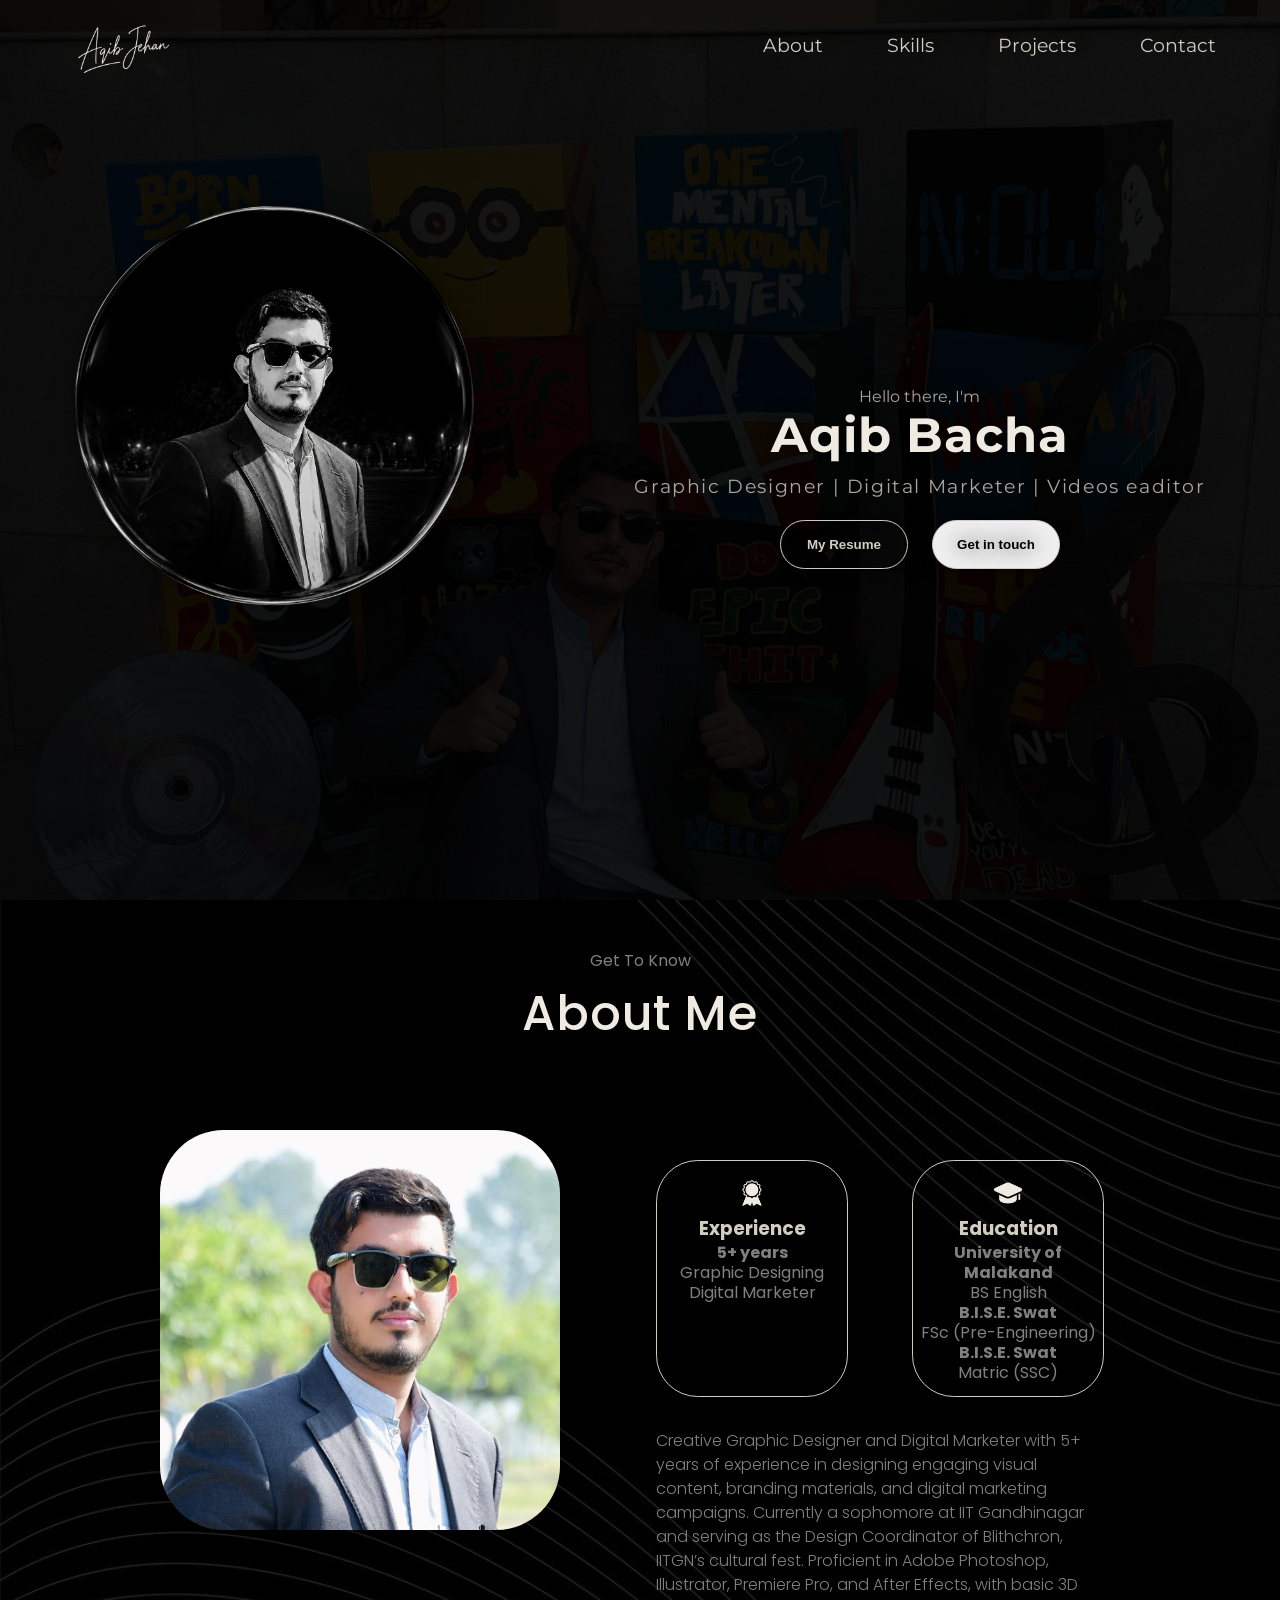
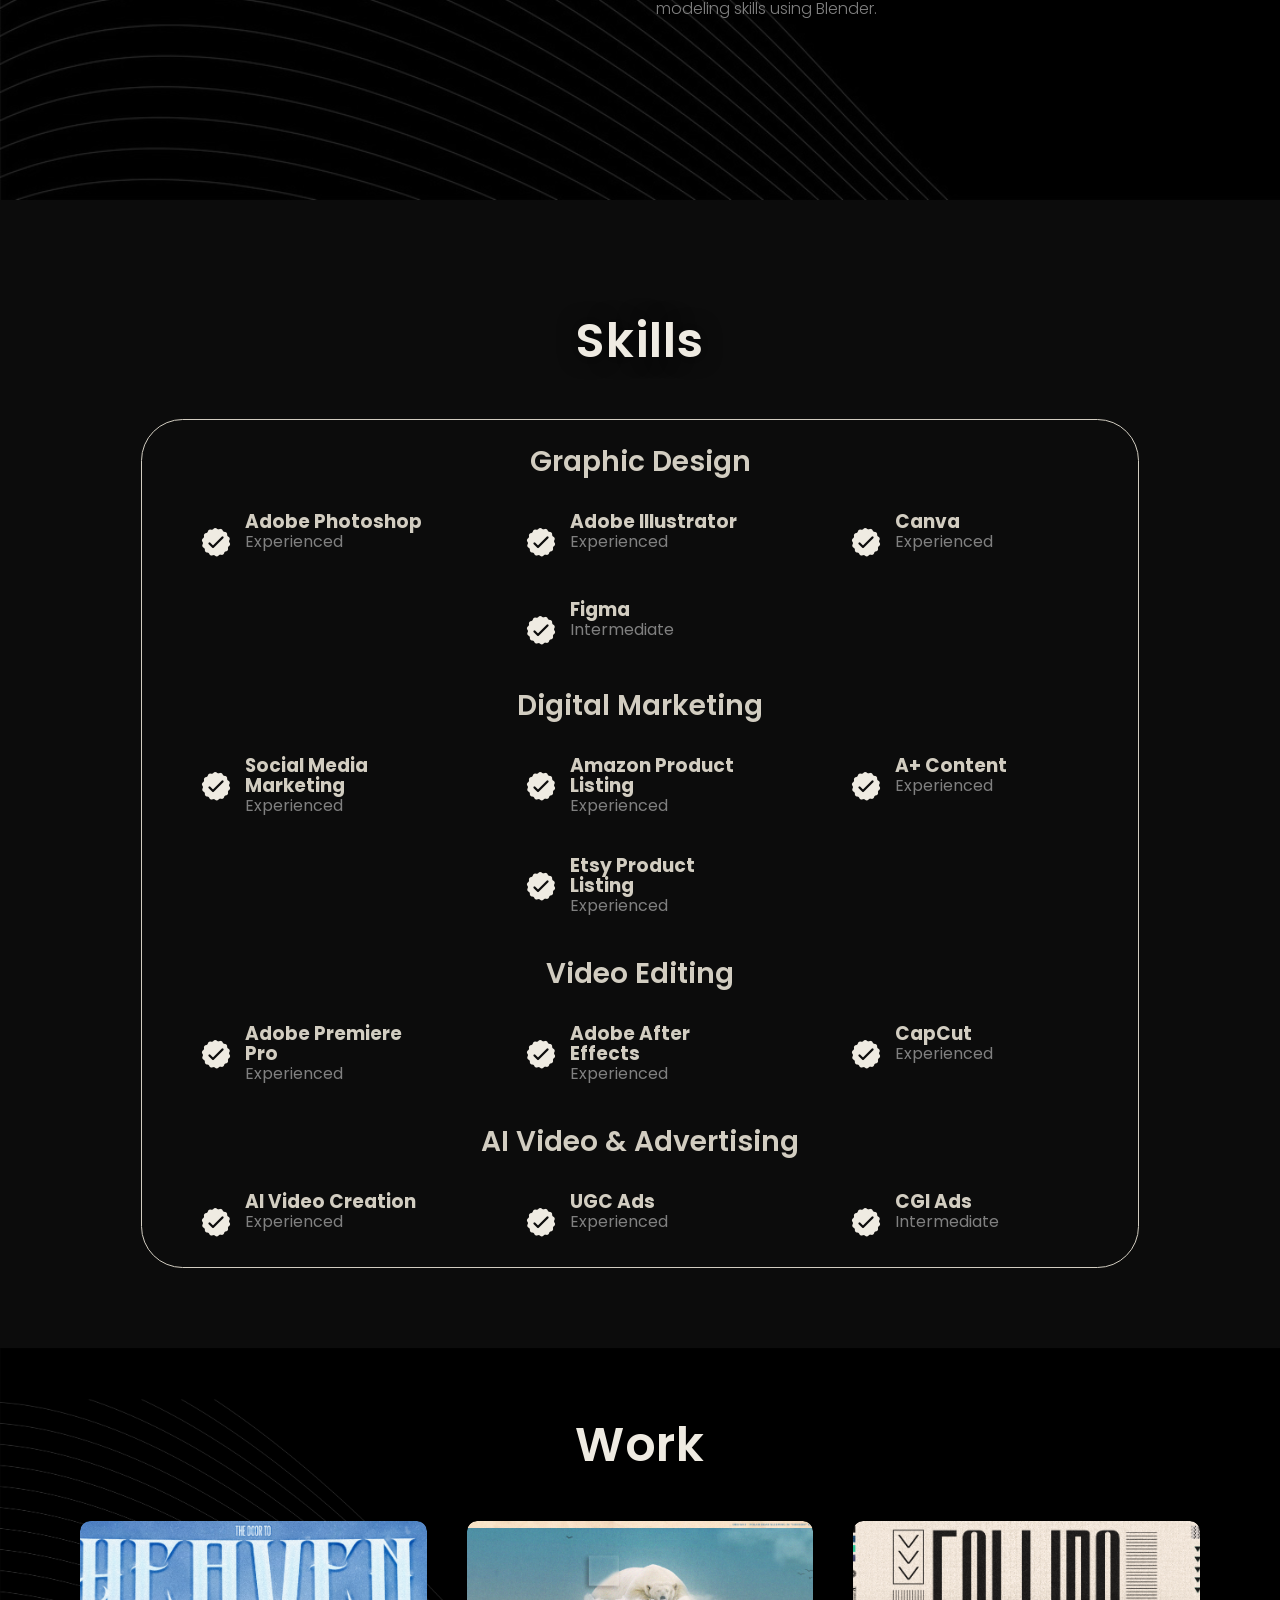
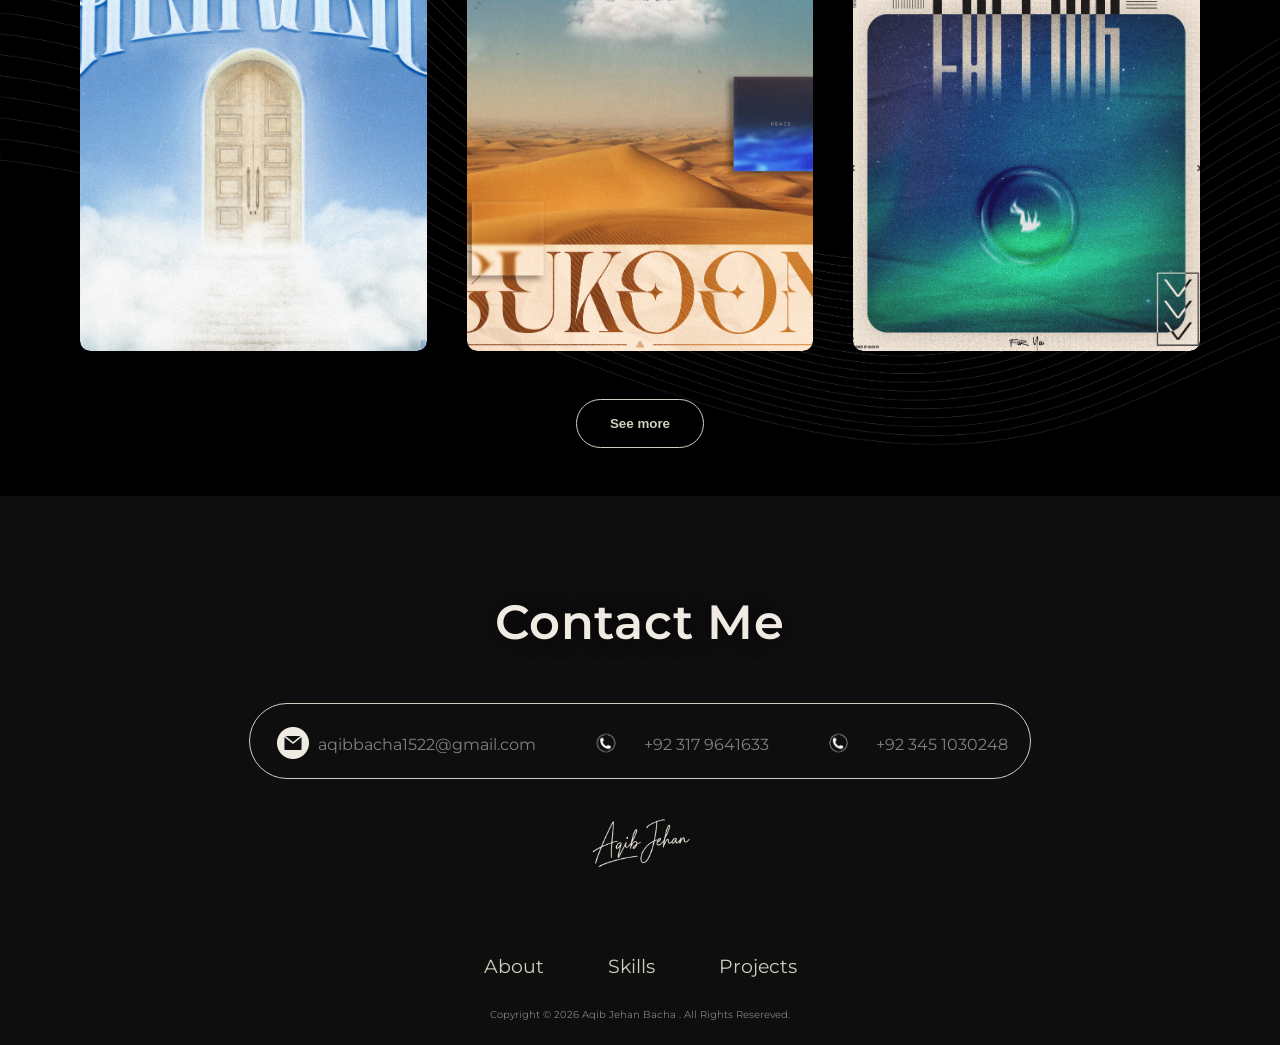
<file: index.html>
<!DOCTYPE html>
<html lang="en">

<head>
    <meta charset="UTF-8">
    <meta name="viewport" content="width=device-width, initial-scale=1.0">
    <title>Aqib Portfolio</title>
    <link rel="stylesheet" href="style.css">
    <link rel="stylesheet" href="mediaqueries.css">
</head>

<body bgcolor="#070707">

    <div class="intro">
        <h1 class="logo-header">
            <span class="intro-logo">A</span>
            <span class="intro-logo">q</span>
            <span class="intro-logo">i</span>
            <span class="intro-logo">b</span>
           

        </h1>
    </div>

    <nav id="desktop-nav" class="bgcolor">
        <div class="logo"><img src="./Assets/aqib.png" alt="Bhavya" onclick="location.href='./#profile'">
        </div>
        <div>
            <ul class="nav-links">
                <li><a href="#about">About</a></li>
                <li><a href="#skills">Skills</a></li>
                <li><a href="#projects">Projects</a></li>
                <li><a href="#contact">Contact</a></li>
            </ul>
        </div>
    </nav>

    <nav id="hamburger-nav">
        <div class="logo">aqib</div>
        <div class="hamburger-menu">
            <div class="hamburger-icon" onclick="togglemenu()">
                <span></span>
                <span></span>
                <span></span>
            </div>
            <div class="menu-links" onclick="togglemenu()">
                <li><a href="#about" onclick="togglemenu()">About</a></li>
                <li><a href="#skills" onclick="togglemenu()">Skills</a></li>
                <li><a href="#projects" onclick="togglemenu()">Projects</a></li>
                <li><a href="#contact" onclick="togglemenu()">Contact</a></li>
            </div>
        </div>
    </nav>

    <section id="profile">
        <div class="section__pic-container">
            <img class="home-pic" src="./Assets/hero.png" alt="Aqib Jehan Bacha ">
        </div>
        <div class="section__text" class="show">
            <p class="sect  ion__text__p1">Hello there, I'm</p>
            <h1 class="title">Aqib  Bacha </h1>
            <p class="section__text__p2">Graphic Designer | Digital Marketer | Videos eaditor</p>
            <div class="btn-container">
                <button class="btn btn-color-2" onclick="window.open('./Assets/Aqib Jehan.pdf')">
                    My Resume
                </button>
                <button class="btn btn-color-1" onclick="location.href='./#contact'">
                    Get in touch
                </button>
            </div>
           
        </div>
    </section>

    <section id="about">
        <p class="section__text">Get To Know</p>
        <h1 class="title2">About Me</h1>
        <div class="section-container">
            <div class="section__pic-container">
                <img src="./Assets/about.jpeg" alt="Aqib Jehan Bacha  Profile Picture" class="about-pic">
            </div>
            <div class="about-details-container">
                <div class="about-containers">
                    <div class="details-container">
                        <img src="./Assets/experience.png" alt="experience icon" class="icon">
                        <h3 class="about-headings">Experience</h3>
                        <p><b>5+ years</b><br>Graphic Designing<br>Digital Marketer</p>
                    </div>
                    <div class="details-container">
                        <img src="./Assets/graduation.png" alt="education icon" class="icon">
                        <h3 class="about-headings">Education</h3>
                        <p><b>University of Malakand</b>
                            <br>BS English
                        </p>

                        <p><b>B.I.S.E. Swat</b>
                            <br>FSc (Pre-Engineering)
                        </p>

                        <p><b>B.I.S.E. Swat</b>
                            <br>Matric (SSC)
                        </p>
                    </div>
                </div>
                <div class="text-container">
                    <p>
                        Creative Graphic Designer and Digital Marketer with 5+ years of experience in designing
                        engaging visual content, branding materials, and digital marketing campaigns. Currently a
                        sophomore at IIT Gandhinagar and serving as the Design Coordinator of Blithchron, IITGN’s
                        cultural fest. Proficient in Adobe Photoshop, Illustrator, Premiere Pro, and After Effects, with
                        basic 3D modeling skills using Blender.
                    </p>
                </div>
            </div>
        </div>
    </section>

   <section id="skills">
    <p class="section__text">Have a look at my</p>
    <h1 class="title">Skills</h1>

    <div class="skills-details-container">
        <div class="sk-details-container">

            <!-- Graphic Design -->
            <h2 class="skills-subtitle">Graphic Design</h2>
            <div class="article-container">

                <article>
                    <img src="./Assets/checkmark.png" alt="skills checkmark" class="icon">
                    <div>
                        <h3>Adobe Photoshop</h3>
                        <p>Experienced</p>
                    </div>
                </article>

                <article>
                    <img src="./Assets/checkmark.png" alt="skills checkmark" class="icon">
                    <div>
                        <h3>Adobe Illustrator</h3>
                        <p>Experienced</p>
                    </div>
                </article>

                <article>
                    <img src="./Assets/checkmark.png" alt="skills checkmark" class="icon">
                    <div>
                        <h3>Canva</h3>
                        <p>Experienced</p>
                    </div>
                </article>

                <article>
                    <img src="./Assets/checkmark.png" alt="skills checkmark" class="icon">
                    <div>
                        <h3>Figma</h3>
                        <p>Intermediate</p>
                    </div>
                </article>

            </div>


            <!-- Digital Marketing -->
            <h2 class="skills-subtitle">Digital Marketing</h2>
            <div class="article-container">

                <article>
                    <img src="./Assets/checkmark.png" alt="skills checkmark" class="icon">
                    <div>
                        <h3>Social Media Marketing</h3>
                        <p>Experienced</p>
                    </div>
                </article>

                <article>
                    <img src="./Assets/checkmark.png" alt="skills checkmark" class="icon">
                    <div>
                        <h3>Amazon Product Listing</h3>
                        <p>Experienced</p>
                    </div>
                </article>

                <article>
                    <img src="./Assets/checkmark.png" alt="skills checkmark" class="icon">
                    <div>
                        <h3>A+ Content</h3>
                        <p>Experienced</p>
                    </div>
                </article>

                <article>
                    <img src="./Assets/checkmark.png" alt="skills checkmark" class="icon">
                    <div>
                        <h3>Etsy Product Listing</h3>
                        <p>Experienced</p>
                    </div>
                </article>

            </div>


            <!-- Video Editing -->
            <h2 class="skills-subtitle">Video Editing</h2>
            <div class="article-container">

                <article>
                    <img src="./Assets/checkmark.png" alt="skills checkmark" class="icon">
                    <div>
                        <h3>Adobe Premiere Pro</h3>
                        <p>Experienced</p>
                    </div>
                </article>

                <article>
                    <img src="./Assets/checkmark.png" alt="skills checkmark" class="icon">
                    <div>
                        <h3>Adobe After Effects</h3>
                        <p>Experienced</p>
                    </div>
                </article>

                <article>
                    <img src="./Assets/checkmark.png" alt="skills checkmark" class="icon">
                    <div>
                        <h3>CapCut</h3>
                        <p>Experienced</p>
                    </div>
                </article>

            </div>


            <!-- AI Video & Advertising -->
            <h2 class="skills-subtitle">AI Video & Advertising</h2>
            <div class="article-container">

                <article>
                    <img src="./Assets/checkmark.png" alt="skills checkmark" class="icon">
                    <div>
                        <h3>AI Video Creation</h3>
                        <p>Experienced</p>
                    </div>
                </article>

                <article>
                    <img src="./Assets/checkmark.png" alt="skills checkmark" class="icon">
                    <div>
                        <h3>UGC Ads</h3>
                        <p>Experienced</p>
                    </div>
                </article>

                <article>
                    <img src="./Assets/checkmark.png" alt="skills checkmark" class="icon">
                    <div>
                        <h3>CGI Ads</h3>
                        <p>Intermediate</p>
                    </div>
                </article>

            </div>

        </div>
    </div>
</section>

    <section id="projects">
        <p class="section__text">Explore my</p>
        <h1 class="title">Work</h1>
        <div class="work-list">
            <a href="./Assets/Heaven.png">
                <div class="work">
                    <img src="./Assets/Heaven.png" alt="The Door To Heaven">
                    <div class="layer">
                        <h3>The Door To Heaven</h3>
                    </div>
                </div>
            </a>
            <a href="./Assets/Sukoon.png">
                <div class="work">
                    <img src="./Assets/Sukoon.png" alt="Sukoon">
                    <div class="layer">
                        <h3>Sukoon</h3>
                    </div>
                </div>
            </a>
            <a href="./Assets/Falling.png">
                <div class="work">
                    <img src="./Assets/Falling.png" alt="Falling - Light">
                    <div class="layer">
                        <h3>Falling - Light</h3>
                    </div>
                </div>
            </a>

        </div>

        </div>
        </div>
        <a href="projects.html">
            <button class="btn btn-color-2">
                See more
            </button></a>
    </section>
<section id="contact">
    <p class="section__text" style="padding-bottom: 0.3rem;">Get In Touch</p>
    <h1 class="title" style="font-weight: 600;">Contact Me</h1>

    <div class="contact-info-upper-container">

        <!-- Email -->
        <div class="contact-info-container">
            <a href="mailto:aqibbacha1522@gmail.com">
                <img src="./Assets/email.png" alt="Email icon" class="icon contact-icon">
                <p>aqibbacha1522@gmail.com</p>
            </a>
        </div>

        <!-- Phone 1 -->
        <div class="contact-info-container">
            <a href="tel:+923179641633">
                <img src="./Assets/phone.png" alt="Phone icon" class="icon contact-icon">
                <p>+92 317 9641633</p>
            </a>
        </div>

        <!-- Phone 2 -->
        <div class="contact-info-container">
            <a href="tel:+923451030248">
                <img src="./Assets/phone.png" alt="Phone icon" class="icon contact-icon">
                <p>+92 345 1030248</p>
            </a>
        </div>

    </div>

    <div class="logo">
        <img src="./Assets/aqib.png" alt="Aqib" onclick="location.href='./#profile'">
    </div>
</section>

    <footer>
        <nav>
            <div class="nav-links-container2">
                <ul class="nav-links">
                    <li><a href="#about">About</a></li>
                    <li><a href="#skills">Skills</a></li>
                    <li><a href="#projects">Projects</a></li>
                </ul>
            </div>
        </nav><br>
        <p>Copyright &#169; 2026 Aqib Jehan Bacha . All Rights Resereved.</p>
    </footer>

    <script defer src="script.js"></script>
</body>

</html>
</file>
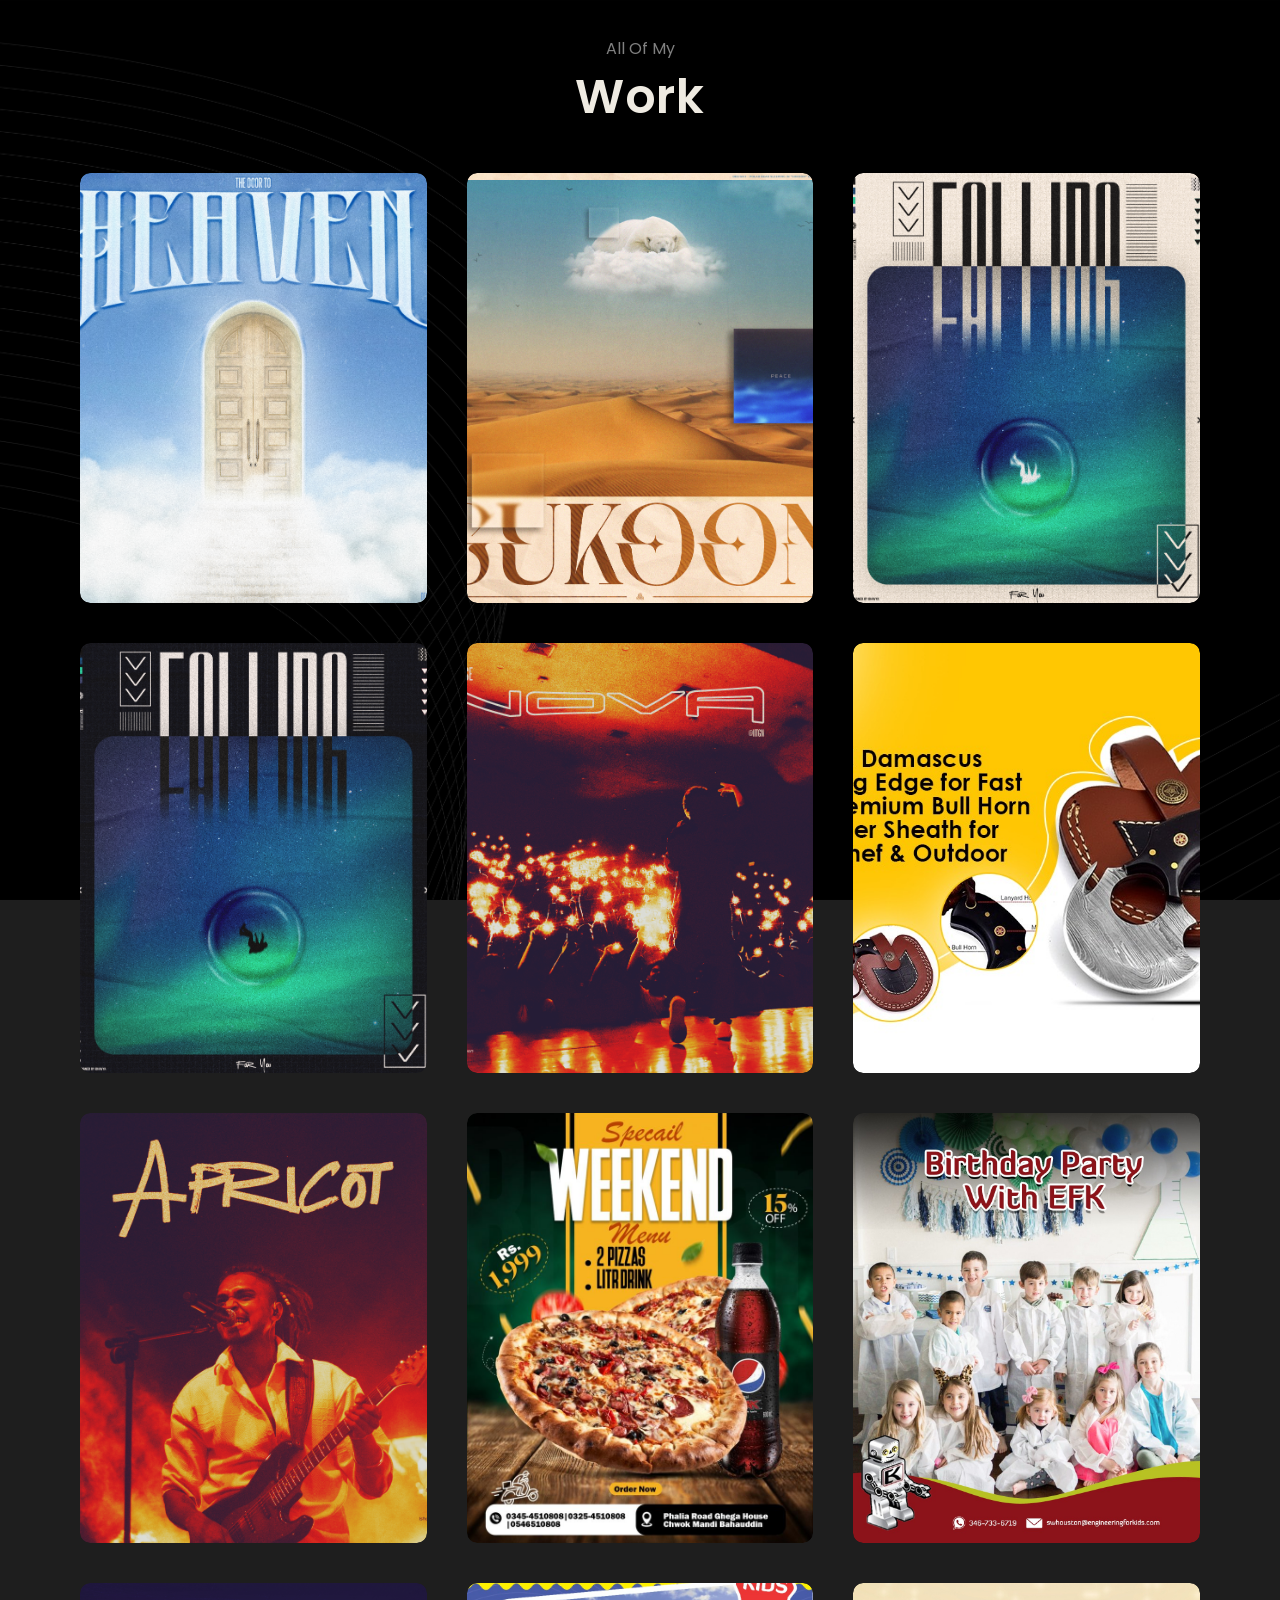
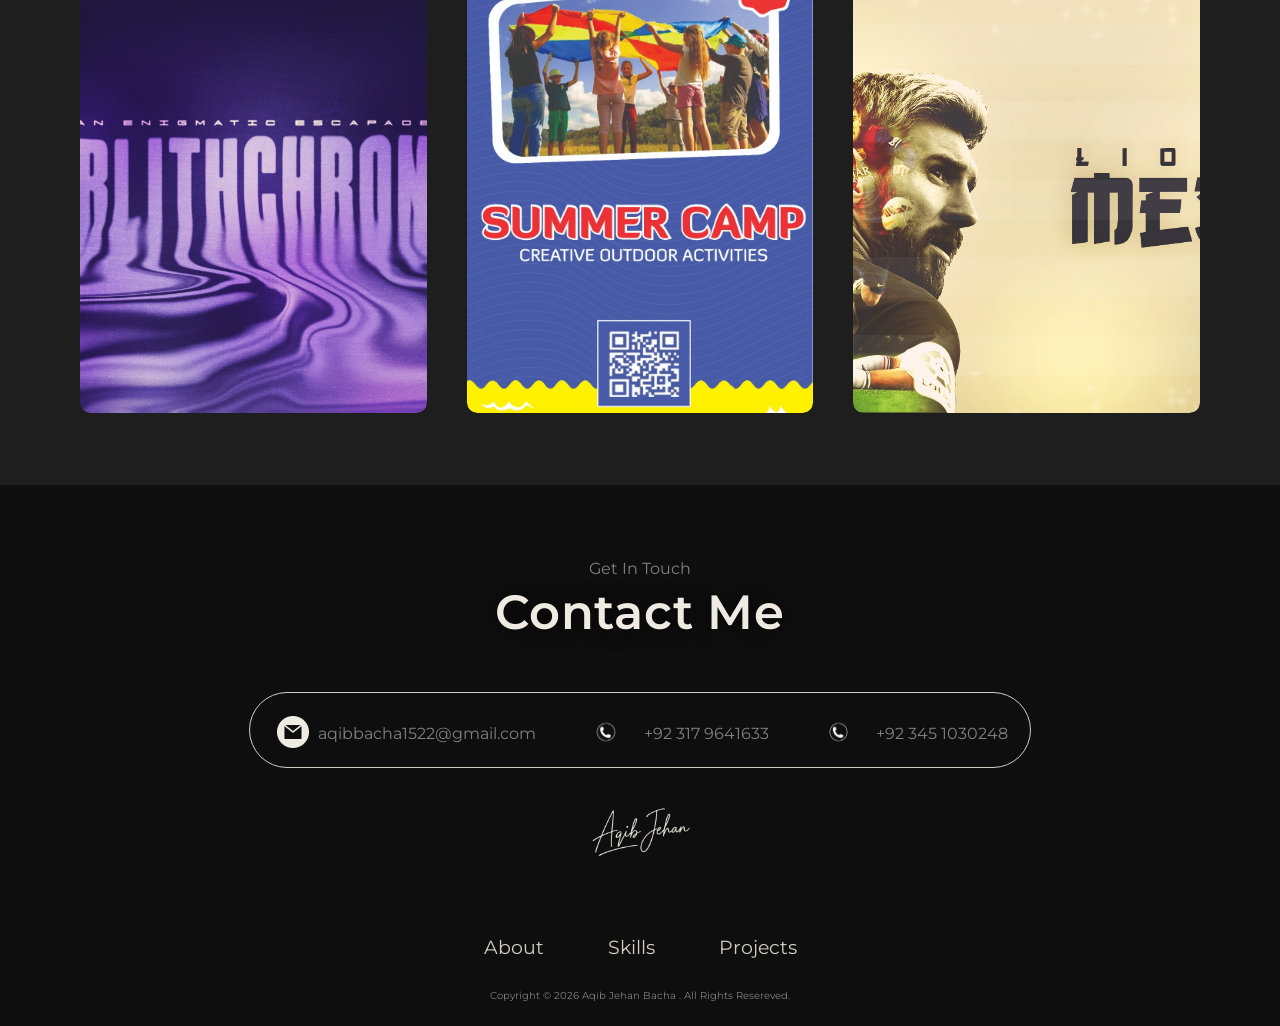
<file: projects.html>
<!DOCTYPE html>
<html lang="en">
<head>
    <meta charset="UTF-8">
    <meta name="viewport" content="width=device-width, initial-scale=1.0">
    <title>Bhavya's Projects</title>
    <link rel="stylesheet" href="style.css">
    <link rel="stylesheet" href="mediaqueries.css">
</head>
<body>
    <section id="all-projects">
        <p class="section__text">All Of My</p>
        <h1 class="title">Work</h1>
        <div class="work-list">
            <a href="./Assets/Heaven.png"><div class="work">
                <img src="./Assets/Heaven.png" alt="The Door To Heaven">
                <div class="layer">
                    <h3>The Door To Heaven</h3>
                </div>
            </div></a>
            <a href="./Assets/Sukoon.png"><div class="work">
                <img src="./Assets/Sukoon.png" alt="Sukoon">
                <div class="layer">
                    <h3>Sukoon</h3>
                </div>
            </div></a>
            <a href="./Assets/Falling.png"><div class="work">
                <img src="./Assets/Falling.png" alt="Falling - Light">
                <div class="layer">
                    <h3>Falling - Light</h3>
                </div>
            </div></a>
            <a href="./Assets/Falling dark.png"><div class="work">
                <img src="./Assets/Falling dark.png" alt="Falling - Dark">
                <div class="layer">
                    <h3>Falling - Dark</h3>
                </div>
            </div></a>
            <a href="./Assets/nova.png"><div class="work">
                <img src="./Assets/nova.png" alt="Iqlipse Nova Poster">
                <div class="layer">
                    <h3>Iqlipse Nova @IITGN</h3>
                </div>
            </div></a>
            <a href="./Assets/apricort2.png"><div class="work">
                <img src="./Assets/apricort2.png" alt="Apricot Poster 2">
                <div class="layer">
                    <h3>Apricot Poster 2</h3>
                </div>
            </div></a>
            <a href="./Assets/tshirt idea1.png"><div class="work">
                <img src="./Assets/tshirt idea1.png" alt="Apricot Poster 1">
                <div class="layer">
                    <h3>Apricot Poster 1</h3>
                </div>
            </div></a>

            <a href="./Assets/random blith logo attempt.png"><div class="work">
                <img src="./Assets/random blith logo attempt.png" 
                alt="Minimal Clean Typography - Blithcron">
                <div class="layer">
                    <h3>Minimal Clean Typography - Blithchron</h3>
                </div>
            </div></a>
            <a href="./Assets/blith2.png"><div class="work">
                <img src="./Assets/blith2.png" alt="Typography - Blith 25">
                <div class="layer">
                    <h3>Typography - Blith 25</h3>
                </div>
            </div></a>
            <a href="./Assets/blith3.1.png"><div class="work">
                <img src="./Assets/blith3.1.png" alt="Melted Text - Blithchron">
                <div class="layer">
                    <h3>Melted Text - Blithchron</h3>
                </div>
            </div></a>
            <a href="./Assets/maxresdefault.jpg"><div class="work">
                <img src="./Assets/maxresdefault.jpg" alt="Abstract Text Wallpaper">
                <div class="layer">
                    <h3>Abstract Alphabet Wallpaper</h3>
                </div>
            </div></a>
            <a href="./Assets/messi wallpaper.jpg"><div class="work">
                <img src="./Assets/messi wallpaper.jpg" alt="Messi Wallpaper">
                <div class="layer">
                    <h3>Double Exposure Messi Wallpaper</h3>
                </div>
            </div></a>
            
        </div>
    </section>
    <section id="contact">
    <p class="section__text" style="padding-bottom: 0.3rem;">Get In Touch</p>
    <h1 class="title" style="font-weight: 600;">Contact Me</h1>

    <div class="contact-info-upper-container">

        <!-- Email -->
        <div class="contact-info-container">
            <a href="mailto:aqibbacha1522@gmail.com">
                <img src="./Assets/email.png" alt="Email icon" class="icon contact-icon">
                <p>aqibbacha1522@gmail.com</p>
            </a>
        </div>

        <!-- Phone 1 -->
        <div class="contact-info-container">
            <a href="tel:+923179641633">
                <img src="./Assets/phone.png" alt="Phone icon" class="icon contact-icon">
                <p>+92 317 9641633</p>
            </a>
        </div>

        <!-- Phone 2 -->
        <div class="contact-info-container">
            <a href="tel:+923451030248">
                <img src="./Assets/phone.png" alt="Phone icon" class="icon contact-icon">
                <p>+92 345 1030248</p>
            </a>
        </div>

    </div>

    <div class="logo">
        <img src="./Assets/aqib.png" alt="Aqib" onclick="location.href='./#profile'">
    </div>
</section>
    <footer>
        <nav>
            <div class="nav-links-container">
                <ul class="nav-links">
                    <li><a href="index.html#about">About</a></li>
                    <li><a href="index.html#skills">Skills</a></li>
                    <li><a href="index.html#projects">Projects</a></li>
                </ul>
            </div>
        </nav><br>
        <p>Copyright &#169; 2026 Aqib Jehan Bacha . All Rights Resereved.</p>
    </footer>
    <script defer src="script.js"></script> 
</body>
</html>
</file>
<file: style.css>
/*GENERAL*/

@import url('https://fonts.googleapis.com/css2?family=Montserrat:ital,wght@0,100..900;1,100..900&display=swap');
@import url('https://fonts.googleapis.com/css2?family=Poppins:ital,wght@0,100;0,200;0,300;0,400;0,500;0,600;0,700;0,800;0,900;1,100;1,200;1,300;1,400;1,500;1,600;1,700;1,800;1,900&display=swap');
@font-face {
    font-family: myfont;
    src: url("./Assets/BrittanySignature.ttf") format("ttf");
    font-weight: normal;
    font-style: normal;

}

*{
    margin: 0;
    padding: 0;
}

body {   
    font-family: "Montserrat", "Poppins" ;
    background-color: #0e0e0e;

}

body::-webkit-scrollbar {
    display: none;
}

html {
    scroll-behavior: smooth;
}

p {
    color: rgb(128, 128, 128);
}

/* INTRO SCREEN */

.intro{
    position: fixed;
    z-index: 2;
    left: 0;
    top: 0;
    width: 100%;
    height: 100vh;
    background-color: #0c0c0c;
    transition: 1s;
}

.logo-header {
    position: absolute;
    top: 45%;
    left: 50%;
    transform: translate(-50%, -50%);
    color: #d2cdc1;
}

.intro-logo {
    position: relative;
    display: inline-block;
    bottom: -25px;
    opacity: 0;
    font-weight: 300;
    font-family: 'Montserrat';
}

.intro-logo.active {
    bottom: 0;
    opacity: 1;
    transition: ease-in-out 0.5s;
}

.intro-logo.fade {
    bottom: 150px;
    opacity: 0;
    transition: ease-in-out 0.5s;
}


/*TRANSITION*/

a, .btn {
  transition: all 300ms ease;  
}

/*DESKTOP NAV*/

#desktop-nav {
    display: flex;
    width: 90%;
    
    position: absolute;
    justify-content: space-between;
    align-items: center;
    height: 10vh;
    padding: 0 5%;
    z-index: 1;

    /* transition: all 300ms ease; */
}

/* .bgcolor {
    background-color:none;
    transition: all 300ms ease;
} */


.nav-links {
    gap: 4rem;
    list-style: none;
    font-size: 1.2rem;
    margin-top: 0.3rem;

}

a {
    color: #d2cdc1;
    text-decoration: none;
    text-decoration-color: #141414;
}

nav a:hover {
    color: purple;
    text-decoration: underline;
    text-underline-offset: 0.8rem;
}

#desktop-nav .logo {
    display: flex;
    height: 65px;
    width: 105px;
    margin-top: 0.5rem;
    padding-left: 10px;
}

.logo:hover {
    cursor: pointer;
}

/*HAMBURGER NAV*/


#hamburger-nav, .nav-links {
    display: flex;
}

#hamburger-nav {
    justify-content: center;
    align-items: center;
    height: 10vh;
    padding-left: 5rem;
    padding-right: 6rem;
    position: absolute;
    background-color: transparent;
    color: transparent;
    z-index: 1;
}

#hamburger-nav {
    display: none;
}

.hamburger-menu {
    position: relative;
    display: inline-block;
}

.hamburger-icon {
    display: flex;
    flex-direction: column;
    justify-content: space-between;
    height: 24px;
    width: 30px;
    cursor: pointer;
}

.hamburger-icon span {
    width: 100%;
    height: 2px;
    background-color: #d2cdc1;
    transition: all 0.3 ease-in-out;
}

.menu-links {
    position: absolute;
    top: 100%;
    right: 0;
    background-color: #141414;
    width: fit-content;
    max-height: 0;
    overflow: hidden;
    transition: all 0.3 ease-in-out;
}

.menu-links a {
    display: block;
    padding: 10px;
    text-align: center;
    font-size: 1.5rem;
    color: #d2cdc1;
    text-decoration: none;
    transition: all 0.3 ease-in-out;
}

.menu-links li {
    list-style: none;
}

.menu-links.open {
    max-height: 300px;
}

.hamburger-icon.open span:first-child {
    transform: rotate(45deg) translate(10px,5px);
}

.hamburger-icon.open span:nth-child(2) {
    opacity: 0;;
}

.hamburger-icon.open span:last-child {
    transform: rotate(-45deg) translate(10px,-5px);
}

.hamburger-icon span:first-child {
    transform: none;
}

.hamburger-icon span:first-child {
    opacity: 1;
}

.hamburger-icon span:first-child {
    transform: none;
}

/*SECTIONS*/

section {
    padding-top: 4vh;
    height: 96vh;
    box-sizing: border-box;
    min-height: fit-content;
}

.section-container {
    display: flex;
}

/*PROFILE SECTION*/

#profile {
    padding-top: 3.5rem;
    display: flex;
    justify-content: center;
    gap: 10rem;
    height: 100vh;
    background-color: #0a0a0a;
    background-image: url('./Assets/bg.png');
    background-size: cover;
    background-repeat: no-repeat;
    background-attachment: fixed;
    background-position: center;
    background-blend-mode: overlay;
    background-size: 105%;
}



.home-pic {
    display: flex;
    height: 400px;
    width: 400px;
    margin: 9.4rem 0;
    border-radius: 50%;
    box-shadow: 0 0 25px rgba(0, 0, 0,0.4);
}

.section__text {
    align-self: center;
    text-align: center;
    opacity: 0;
    transition: all 800ms;
    filter: blur(5px);
}

.show{
    opacity: 1;
    filter: blur(0);

}

.section__text p {
    color: #a9a69e;
    text-shadow: 0 0 20px rgba(0,0,0, 0.744);
}

.section__text__p1 {
    font-weight: 600;
    text-align: center;
    font-size: 1.5rem;
    margin-bottom: 0.4rem;
    margin-top: 0.7rem;
}

.section__text__p2 {
    font-weight: 400;
    letter-spacing: 0.1rem;
    font-size: 1.2rem;
}

.title {
    font-weight: 700;
    font-size: 3rem;
    text-align: center;
    color: #efebe2;
    margin-bottom: 0.6rem;
    text-shadow: 0 0 20px rgba(0,0,0, 0.744);
    letter-spacing: 0.05rem;
}

#socials_container {
    display: flex;
    justify-content: center;
    margin-top: 2rem;
    gap: 1rem;
}

/*ICONS*/

.icon {
    cursor: pointer;
    height: 2rem;
    margin-top: 1rem;
    text-shadow: 0 0 20px rgba(0,0,0, 0.8);
    padding-inline: 5px;
}

.btn-container {
    display: flex;
    justify-content: center;
    gap: 1rem;
    transition-delay: 1s;
}

.btn {
    font-weight: 600;
    transition: all 300ms ease;
    padding: 1rem;
    width: 8rem;
    border-radius: 2rem;
    margin-top: 1.4rem;   
    box-shadow: 0 0 20px rgba(0, 0, 0, 0.8);
    text-shadow: 0 0 20px rgba(0,0,0, 0.8);
}

.btn-color-1, .btn-color-2 {
    border: #d2cdc1 0.1rem solid;
}
.btn-color-2 {
    color: #d2cdc1;
}

.btn-color-1:hover, .btn-color-2:hover {
    cursor: pointer;
}

.btn-color-2:hover {
    background: none;
    color: purple;
    border: purple 0.1rem solid;
    box-shadow: 0 0 20px rgba(128,0,128,0.3);
}

.btn-color-1:hover {
    background: purple;
    color: #d2cdc1;
    border: purple;
    box-shadow: 0 0 20px rgba(128,0,128,0.3);
}

.btn-color-2 {
    background: none;
}

btn-color-2:hover {
    border:#d2cdc1 0.1rem solid;
}

.btn-container {
    gap: 1.5rem;
}

/*ABOUT SECTION*/

#about {
    position: relative;
    padding-top: 3rem;
    height: 100vh;
    background-color: #222222;
    background-image: url('./Assets/black.jpg');
    background-size: cover;
    background-repeat: no-repeat;
    background-blend-mode: overlay;
    font-family: "Poppins";
}

.title2 {
    font-family: "Poppins", sans-serif;
    color: #efebe2;
    margin-top: 0.3rem;
    font-weight: 500;
    font-size: 3rem;
    text-align: center;
    text-shadow: 0 0 20px rgba(0,0,0, 0.744);
    letter-spacing: 0.05rem;
}

.about-pic {
    height: 400px;
    width: 400px;
    margin-left: 10rem;
    margin-top: 5rem;
    border-radius: 4rem;
    box-shadow: 0 0 25px rgba(0, 0, 0,0.4);
}

.about-containers {
    gap: 4rem;
    margin-bottom: 2rem;
    padding-left: 2rem;
    padding-right: 11rem;
}

.about-details-container {
    justify-content: center;
    flex-direction: column;
    
}

.about-containers,
.about-details-container {
    display: flex;
}


.details-container {
    padding-bottom: 0.8rem;
    flex: 1;
    background: none;
    border-radius: 2.6rem;
    border: #070707 0.1rem solid;
    border-color: #d2cdc1;
    text-align: center;
    line-height: 1.25rem;
    transition: all 300ms ease;
}

.details-container:hover {
    background: #0a0a0a;
    color: purple;
    border: purple 0.1rem solid;
    box-shadow: 0 0 20px rgba(128,0,128,0.3);
}

.section-container {
    gap: 4rem;
    height: 80%;
}


.about-headings {
    color: #d2cdc1;
    padding-top: 0.3rem;
    padding-bottom: 0.3rem;
}

.text-container {
    font-family: "Poppins", sans-serif;
    font-weight: 300;
    color: #d2cdc1;
    padding-left: 2rem;
    padding-right: 11rem;
    text-align: left;
    line-height: 1.5rem;

}

/*SKILLS*/

#skills {
    position: relative;
    background-image: url(./Assets/about.jpeg);
    padding: 5rem 0;
    height: 100vh;
    background-color: #0c0c0c;
    background-size: cover;
    background-repeat: no-repeat;
    background-blend-mode: overlay;
    font-family: "Poppins";
    background-position: center;
    background-attachment: fixed;
    height: fit-content;
}

#skills .title{
    font-weight: 600;
}

.skills-subtitle {
    color: #d2cdc1;
    font-weight: 600;
    font-size: 1.75rem;
    margin-bottom: 2rem;
    margin-top: 2rem;

}

.skills-details-container {
    display: flex;
    justify-content: center;
    flex-direction: column;
}

.article-container {
    display: flex;
    text-align: initial;
    flex-wrap: wrap;
    flex-direction: row;
    gap: 2rem;
    justify-content: space-evenly;
    padding-bottom: 1rem;
}

article {
    display: flex;
    width: 15rem;
    justify-content: left;
    gap: 0.5rem;
    margin-top: 0.5rem;
}
article .icon {
    cursor: default;
}

article h3{
    color: #d2cdc1;
}

.sk-details-container {
    padding-bottom: 0.8rem;
    flex: 1;
    background: none;
    border-radius: 2.6rem;
    border: #070707 0.1rem solid;
    border-color: #d2cdc1;
    text-align: center;
    line-height: 1.25rem;
    margin-left: 11%;
    margin-right: 11%;
    margin-top: 2rem;
    padding-bottom: 0.7rem;
    transition: all 300ms ease;
}

.sk-details-container:hover{
    background: #0a0a0a;
    color: purple;
    border: purple 0.1rem solid;
    box-shadow: 0 0 15px rgba(128,0,128,0.2);
}



/* PROJECTS */

#projects {
    position: relative;
    background-image: url("./Assets/huji22.jpg");
    background-color: #1e1e1e;
    background-size: cover;
    background-repeat: no-repeat;
    background-blend-mode: overlay;
    font-family: "Poppins";
    height: fit-content;
    padding-bottom: 3rem;
}

#projects .title {
    font-weight: 600;
}

.work-list {
    display: grid;
    grid-template-columns: repeat(auto-fit, minmax(300px, 2fr));
    grid-gap: 40px;
    margin: 40px 5rem;
}

.work {
    border-radius: 10px;
    position: relative;
    overflow: hidden;
}

.work img {
    width: 100%;
    border-radius: 10px;
    display: block;
    aspect-ratio: 1/1;
    transition: transform 0.3s;
}

.layer {
    width: 100%;
    height: 0;
    background: linear-gradient(rgba(0,0,0,0), #070707) ;
    border-radius: 10px;
    position: absolute;
    left: 0;
    bottom: 0;
    overflow: hidden;
    display: flex;
    align-items: center;
    justify-content: center;
    flex-direction: column;
    text-align: center;
    transition: height 0.3s;
}

.layer h3 {
    color: #d2cdc1;
    text-shadow: 0 0 40px #070707;
    font-weight: 600;
}


.work img {
    height: 430px;
    width: 100%;
    object-fit: cover;
}

.work:hover img{
    transform: scale(1.1);
    width: 100%;
    border-radius: 10px;
    display: block;
    
}

.work:hover .layer {
    height: 100%;
}

.work:hover{
    box-shadow:  0 0 40px rgba(0, 0, 0, 0.204);
}

#projects button {
    margin: 3rem auto auto auto;
    display: block;
}


/* CONTACT */

#contact {
    height: 50vh;
    display: flex;
    justify-content: center;
    flex-direction: column;
    align-items: center;
    padding-bottom: 2rem;
}

.contact-info-upper-container {
    display: inline-block;
    justify-content: center;
    border-radius: 4rem;
    border: #d2cdc1 0.1rem solid;
    margin-top: 2.6rem;
    margin-left: auto;
    margin-right: auto;
    margin-bottom: 1rem;
    padding: 0.4rem;
    transition: all 0.3s ease;
}

.contact-info-upper-container:hover {
    border-color: purple;
    box-shadow: 0 0 30px rgba(128, 0, 128, 0.14);
}

.contact-info-container {
    display: inline-block;
    align-items: center;
    justify-content: center;
    gap: 1rem;
    margin: 0.05rem 1rem;
    padding-bottom: 0.5rem;
    width: auto;
}

.contact-info-container p {
    display: inline-block;
    justify-content: center;
    vertical-align: 9px;
}

.contact-info-container img:hover {
    color: purple;
    fill: purple;
}


#contact .logo img {
    display: flex;
    margin-top: 1rem;
    justify-content: center;
    align-items: center;
    height: 65px;
    width: 105px;
 
}

/* FOOTER */

footer{
    display: flex;
    flex-direction: column;
    align-items: center;
    justify-content: center;
}

footer .nav-links-container, .nav-links {
    padding: 0;
    margin: auto;
}
footer nav{
    padding: 0;
}

footer .nav-links-container2 {
    display: flex;
    flex-direction: column;
    justify-content: center;
    align-items: center;
    padding: 0;
    margin-top: 0.5rem;
}

.nav-links-container2 .nav-links{
    padding: 0;
    align-items: center;
    display: flex;
    flex-direction: row;
    justify-content: center;
}

footer p {
    display: flex;
    justify-content: center;
    margin-top: 0.7rem;
    padding-bottom: 1.5rem;
    font-size: x-small;
}


/* ALL PROJECTS PAGE */

#all-projects {
    position: relative;
    background-image: url("./Assets/huji25.jpg");
    background-color: #1e1e1e;
    background-size: cover;
    background-repeat: no-repeat;
    background-blend-mode: overlay;
    background-position: center;
    background-attachment: fixed;
    font-family: "Poppins";
    height: auto;
    padding-bottom: 2rem;
}

#all-projects p{
    height: 100%;
}


#all-projects .title{
    font-weight: 600;
}
</file>
<file: mediaqueries.css>
@media screen and (max-width: 1244px){
    #about{
        height: fit-content;
        padding-bottom: 4rem;
    }
    #about .section__pic-container{
        display: flex;
        justify-content: center;
        align-items: center;
    }
    .about-pic {
        width: 300px;
        height: 300px;
        margin: auto;
        margin-top: 2rem;
        margin-left: 2rem;
    }
    .about-containers {
        display: flex;
        flex-direction: row;
        flex-wrap: wrap;
        flex: 1;
        justify-content: center;
        align-items: center;
        margin-top: 2rem;
        padding: 0 2rem;
        gap: 2rem;
    }
    .about-containers .details-container {
        padding-left: 2rem;
        padding-right: 2rem;
        min-width: 16rem;
    }
    #about .text-container {
        padding: 0 2rem;
    }

}
@media screen and (max-width: 1140px){
    
    #desktop-nav .nav-links {
        display: none;
    }
    #desktop-nav{
        margin: 0;
        left: 0;
    }
    #hamburger-nav{
        display: flex;
        right: 0;
        padding-right: 5%;
    }
    #skills, .skills-details-container {
        padding-bottom: 3rem;
    }
    #profile{
        height: auto;
        padding-top: 7rem;
        padding-bottom: 2rem
    }
    #profile, .section-container {
        display: block;
    }

    section, .section-container {
        height: fit-content;
        justify-content: center;
    }
    section {
        padding: 5%;
    }
    .home-pic {
        width: 275px;
        height: 275px;
        margin: auto;
    }
    .about-pic {
        width: 300px;
        height: 300px;
        margin: auto;
        margin-top: 2rem;

    }
    .intro{
        width:100%;
    }
    .hamburger-nav{
        right: 0;
    }


    #skills{
        height: fit-content;
    }

    .skills-details-container{
        padding: 0 8%;
    }

    .sk-details-container{
        margin: 0;
    }
    #contact {
        height: fit-content;
    }
    #contact .title{
        margin-bottom: 2rem;
    }
    .contact-info-upper-container{
        width: fit-content;
        display: flex;
        flex-direction: column;
        border-radius: 2rem;
        margin: 0;
        margin-bottom: 1rem;
        padding: 0;
        padding-bottom: 0.2rem;
    }
    footer{
        display: flex;
        flex-direction: column;
        align-items: center;
        justify-content: center;
    }

    footer .nav-links-container, .nav-links {
        padding: 0;
        margin: auto;
    }
    footer nav{
        padding: 0;
    }

    #all-projects{
        width: 100%;
        margin: 0;
    }
    .work-list{
        grid-template-columns: repeat(auto-fit, minmax(400px, 1fr));
        padding: 0 5%;
    }

}

@media screen and (max-width: 825px){
    .about-containers .details-container {
        padding-left: 2rem;
        padding-right: 2rem;
        max-width: 15rem;
    }
}

@media screen and (max-width: 620px){
    .work-list{
        margin: 0;
        grid-template-columns: auto;
    }
    section{
        width: auto;
        margin-left: 0;
        margin-right: 0;
        padding: 3%;
    }
    #contact{
        margin-top: 1rem;
    }
}

@media(prefers-reduced-motion) {
    .section__text{
        transition: none;
    }
}
</file>
